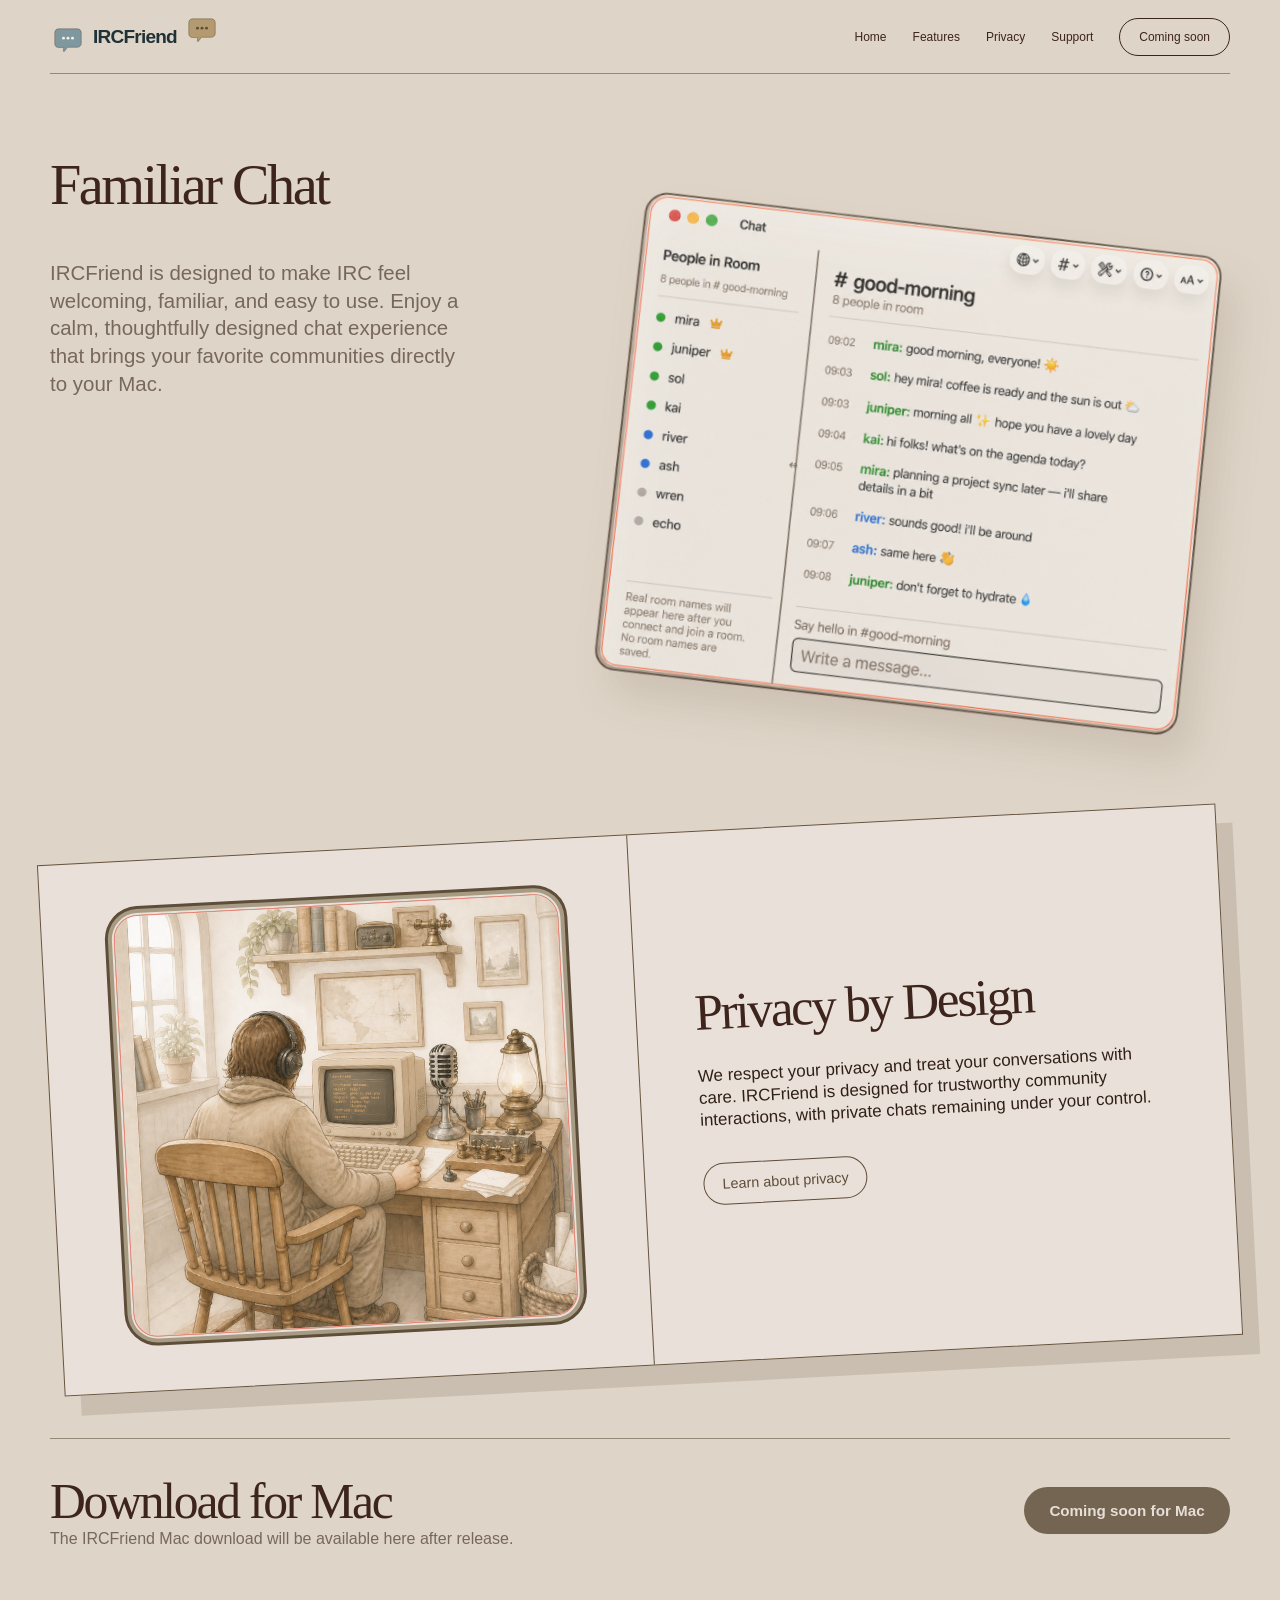
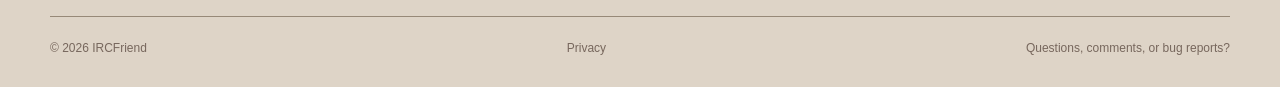
<file: index.html>
<!doctype html>
<html lang="en">
<head>
  <meta charset="utf-8">
  <meta name="viewport" content="width=device-width, initial-scale=1">
  <meta name="description" content="IRCFriend is a warm, familiar IRC client for Mac.">
  <title>IRCFriend — Familiar Chat</title>
  <link rel="stylesheet" href="home.css">
</head>
<body id="top">
  <header class="site-header">
    <a class="brand" href="#top" aria-label="IRCFriend home">
      <img class="brand-bubble brand-bubble-coral" src="images/title-bubble-coral.svg?v=muted" alt="">
      <span>IRCFriend</span>
      <img class="brand-bubble brand-bubble-gold" src="images/title-bubble-gold.svg?v=muted" alt="">
    </a>

    <nav class="site-nav" aria-label="Main navigation">
      <a href="#top">Home</a>
      <a href="features.html">Features</a>
      <a href="privacy.html">Privacy</a>
      <a href="support.html">Support</a>
      <a class="nav-button" href="#download">Coming soon</a>
    </nav>
  </header>

  <main>
    <section class="hero" aria-labelledby="hero-title">
      <div class="hero-copy">
        <h1 id="hero-title">Familiar Chat</h1>
        <p>
          IRCFriend is designed to make IRC feel welcoming, familiar, and easy to use.
          Enjoy a calm, thoughtfully designed chat experience that brings your favorite
          communities directly to your Mac.
        </p>
      </div>

      <figure class="hero-art">
        <img src="images/chat-window-transparent-final.png" alt="IRCFriend chat window with an open channel area">
      </figure>
    </section>

    <section class="privacy-card" id="privacy" aria-labelledby="privacy-title">
      <div class="privacy-image">
        <div class="privacy-photo">
          <img src="images/privacy-desk-crt.png" alt="IRCFriend chat and desk illustration">
        </div>
      </div>

      <div class="privacy-copy">
        <h2 id="privacy-title">Privacy by Design</h2>
        <p>
          We respect your privacy and treat your conversations with care. IRCFriend is
          designed for trustworthy community interactions, with private chats remaining
          under your control.
        </p>
        <a class="secondary-button" href="privacy.html">Learn about privacy</a>
      </div>
    </section>

    <section class="download-note" id="download" aria-labelledby="download-title">
      <div>
        <h2 id="download-title">Download for Mac</h2>
        <p>The IRCFriend Mac download will be available here after release.</p>
      </div>
      <div class="download-action">
        <span class="primary-button is-disabled" role="status">Coming soon for Mac</span>
      </div>
    </section>
  </main>

  <footer class="site-footer">
    <span>© 2026 IRCFriend</span>
    <a href="privacy.html">Privacy</a>
    <a href="support.html">Questions, comments, or bug reports?</a>
  </footer>
</body>
</html>
</file>
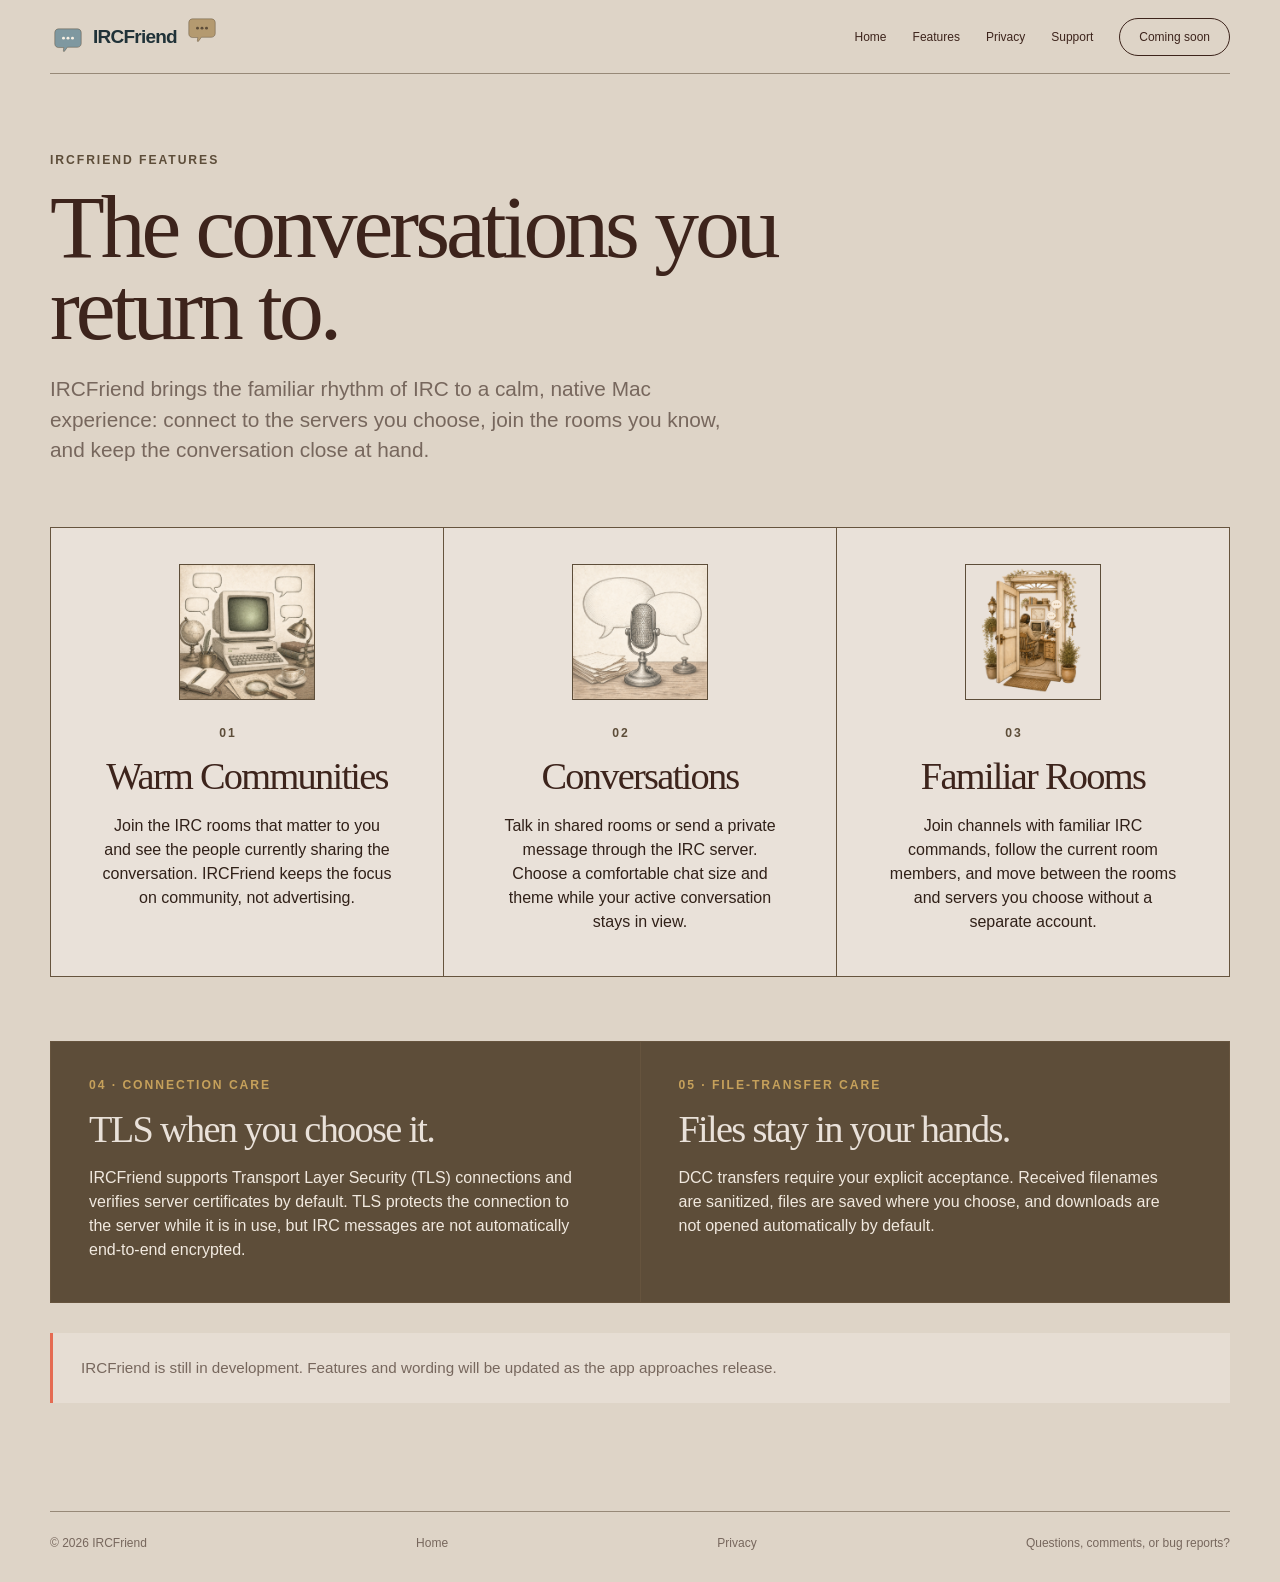
<file: features.html>
<!doctype html>
<html lang="en">
<head>
  <meta charset="utf-8">
  <meta name="viewport" content="width=device-width, initial-scale=1">
  <meta name="description" content="Explore IRCFriend’s warm communities, familiar rooms, private conversations, TLS support, and careful file-transfer design.">
  <title>Features — IRCFriend</title>
  <link rel="stylesheet" href="home.css">
  <link rel="stylesheet" href="features.css">
</head>
<body id="top">
  <header class="site-header">
    <a class="brand" href="index.html" aria-label="IRCFriend home">
      <img class="brand-bubble brand-bubble-coral" src="images/title-bubble-coral.svg" alt="">
      <span>IRCFriend</span>
      <img class="brand-bubble brand-bubble-gold" src="images/title-bubble-gold.svg" alt="">
    </a>

    <nav class="site-nav" aria-label="Main navigation">
      <a href="index.html">Home</a>
      <a href="features.html" aria-current="page">Features</a>
      <a href="privacy.html">Privacy</a>
      <a href="support.html">Support</a>
      <a class="nav-button" href="index.html#download">Coming soon</a>
    </nav>
  </header>

  <main class="features-page">
    <section class="features-intro" aria-labelledby="features-title">
      <p class="eyebrow">IRCFriend features</p>
      <h1 id="features-title">The conversations you return to.</h1>
      <p>
        IRCFriend brings the familiar rhythm of IRC to a calm, native Mac experience:
        connect to the servers you choose, join the rooms you know, and keep the
        conversation close at hand.
      </p>
    </section>

    <section class="feature-grid" aria-label="Core features">
      <article class="feature-card">
        <img class="feature-card-icon" src="images/warm-communities-crt-card-tone.png" alt="Vintage speech bubbles around a softly glowing CRT computer">
        <p class="eyebrow">01</p>
        <h2>Warm Communities</h2>
        <p>
          Join the IRC rooms that matter to you and see the people currently sharing
          the conversation. IRCFriend keeps the focus on community, not advertising.
        </p>
      </article>

      <article class="feature-card">
        <img class="feature-card-icon" src="images/conversations-antique-card-tone-light.png" alt="An antique microphone between two conversation bubbles">
        <p class="eyebrow">02</p>
        <h2>Conversations</h2>
        <p>
          Talk in shared rooms or send a private message through the IRC server. Choose
          a comfortable chat size and theme while your active conversation stays in view.
        </p>
      </article>

      <article class="feature-card">
        <img class="feature-card-icon" src="images/familiar-rooms-welcoming.png" alt="A welcoming vintage doorway opening onto an IRC desk and conversation bubbles">
        <p class="eyebrow">03</p>
        <h2>Familiar Rooms</h2>
        <p>
          Join channels with familiar IRC commands, follow the current room members,
          and move between the rooms and servers you choose without a separate account.
        </p>
      </article>
    </section>

    <section class="feature-details" aria-label="Safety and control features">
      <article class="feature-detail">
        <p class="eyebrow">04 · Connection care</p>
        <h2>TLS when you choose it.</h2>
        <p>
          IRCFriend supports Transport Layer Security (TLS) connections and verifies
          server certificates by default. TLS protects the connection to the server
          while it is in use, but IRC messages are not automatically end-to-end encrypted.
        </p>
      </article>

      <article class="feature-detail">
        <p class="eyebrow">05 · File-transfer care</p>
        <h2>Files stay in your hands.</h2>
        <p>
          DCC transfers require your explicit acceptance. Received filenames are
          sanitized, files are saved where you choose, and downloads are not opened
          automatically by default.
        </p>
      </article>
    </section>

    <p class="features-note">
      IRCFriend is still in development. Features and wording will be updated as the
      app approaches release.
    </p>
  </main>

  <footer class="site-footer">
    <span>© 2026 IRCFriend</span>
    <a href="index.html">Home</a>
    <a href="privacy.html">Privacy</a>
    <a href="support.html">Questions, comments, or bug reports?</a>
  </footer>
</body>
</html>
</file>
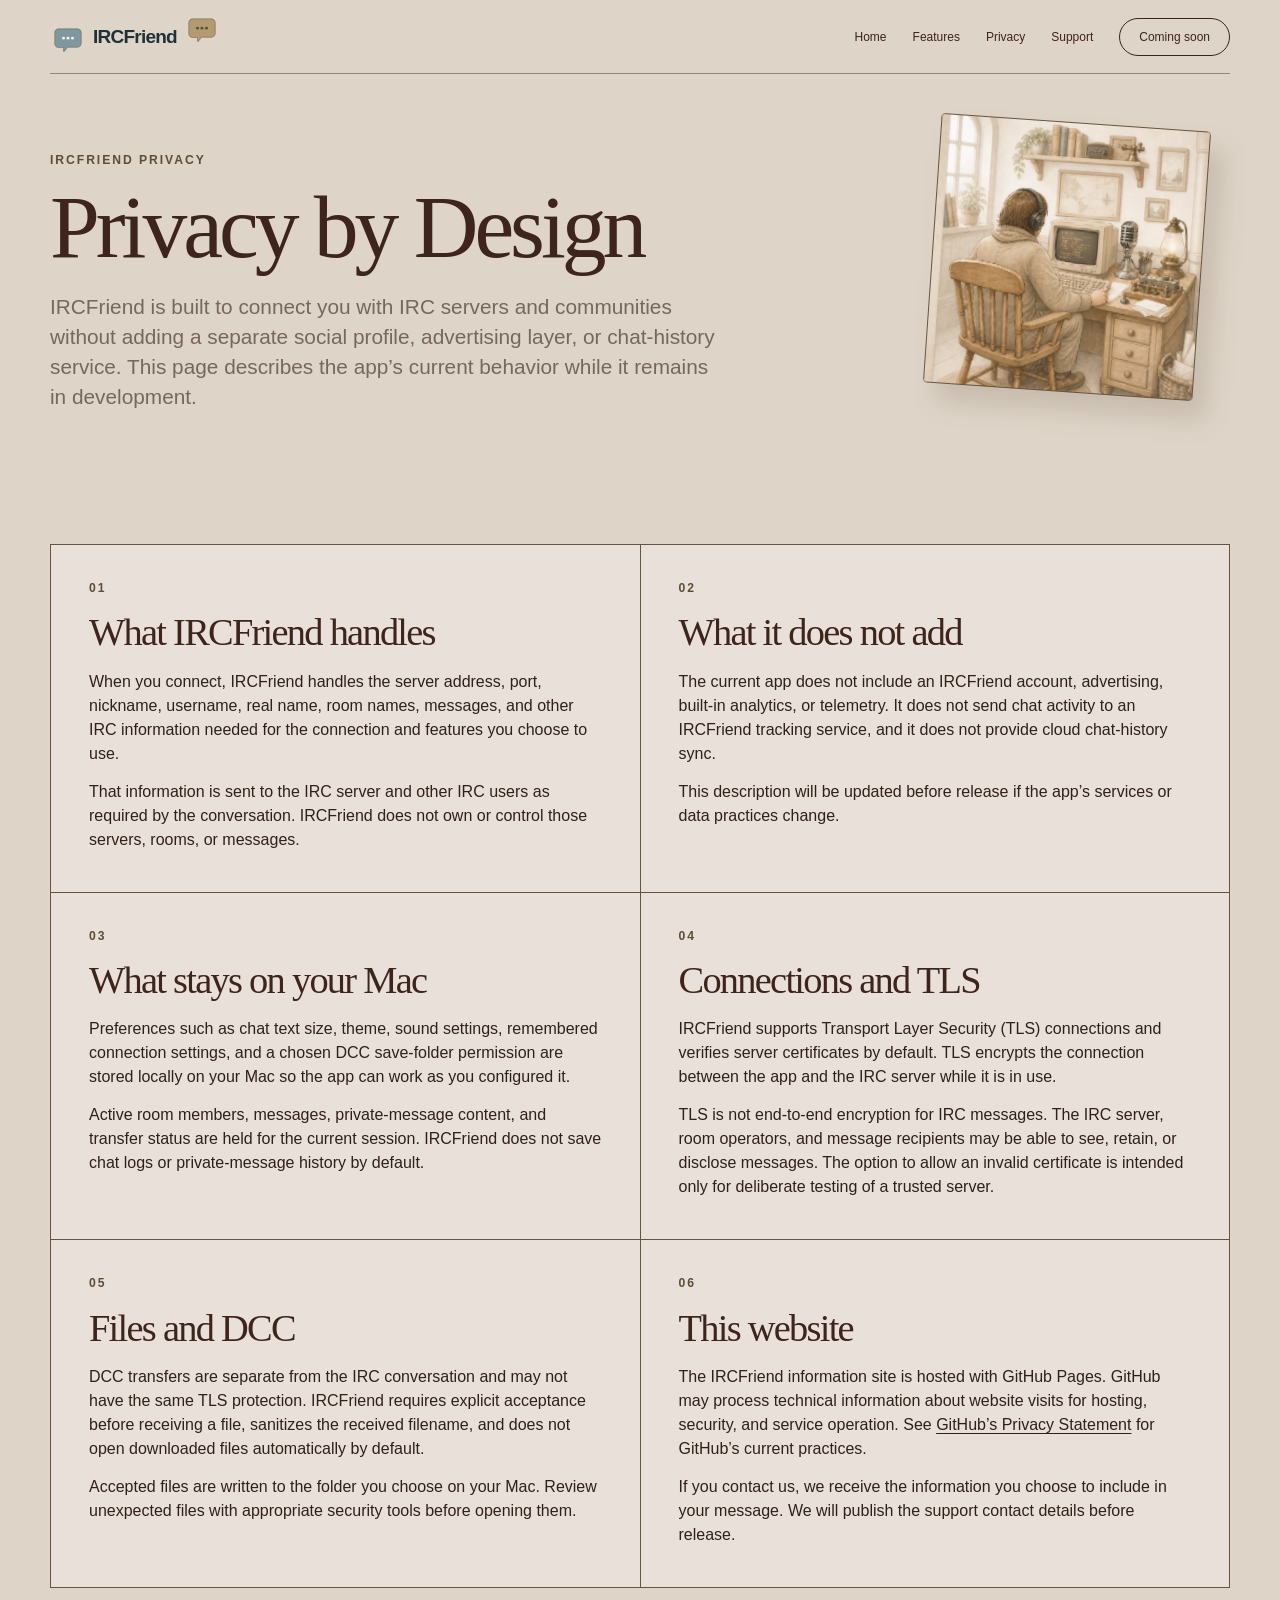
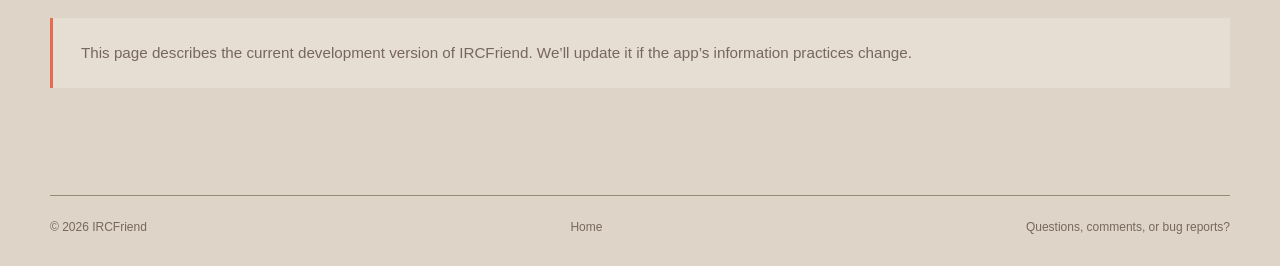
<file: privacy.html>
<!doctype html>
<html lang="en">
<head>
  <meta charset="utf-8">
  <meta name="viewport" content="width=device-width, initial-scale=1">
  <meta name="description" content="How IRCFriend handles information on your Mac and during IRC connections.">
  <title>Privacy by Design — IRCFriend</title>
  <link rel="stylesheet" href="home.css">
  <link rel="stylesheet" href="privacy.css">
</head>
<body id="top">
  <header class="site-header">
    <a class="brand" href="index.html" aria-label="IRCFriend home">
      <img class="brand-bubble brand-bubble-coral" src="images/title-bubble-coral.svg" alt="">
      <span>IRCFriend</span>
      <img class="brand-bubble brand-bubble-gold" src="images/title-bubble-gold.svg" alt="">
    </a>

    <nav class="site-nav" aria-label="Main navigation">
      <a href="index.html">Home</a>
      <a href="features.html">Features</a>
      <a href="privacy.html" aria-current="page">Privacy</a>
      <a href="support.html">Support</a>
      <a class="nav-button" href="index.html#download">Coming soon</a>
    </nav>
  </header>

  <main class="privacy-page">
    <section class="privacy-intro" aria-labelledby="privacy-title">
      <p class="eyebrow">IRCFriend privacy</p>
      <h1 id="privacy-title">Privacy by Design</h1>
      <p>
        IRCFriend is built to connect you with IRC servers and communities without
        adding a separate social profile, advertising layer, or chat-history service.
        This page describes the app’s current behavior while it remains in development.
      </p>
      <img class="privacy-intro-art" src="images/privacy-desk-crt.png" alt="A person using an IRCFriend CRT chat setup at a desk">
    </section>

    <div class="privacy-grid">
      <section class="privacy-section" aria-labelledby="handled-title">
        <p class="eyebrow">01</p>
        <h2 id="handled-title">What IRCFriend handles</h2>
        <p>
          When you connect, IRCFriend handles the server address, port, nickname,
          username, real name, room names, messages, and other IRC information needed
          for the connection and features you choose to use.
        </p>
        <p>
          That information is sent to the IRC server and other IRC users as required
          by the conversation. IRCFriend does not own or control those servers, rooms,
          or messages.
        </p>
      </section>

      <section class="privacy-section" aria-labelledby="not-title">
        <p class="eyebrow">02</p>
        <h2 id="not-title">What it does not add</h2>
        <p>
          The current app does not include an IRCFriend account, advertising, built-in
          analytics, or telemetry. It does not send chat activity to an IRCFriend
          tracking service, and it does not provide cloud chat-history sync.
        </p>
        <p>
          This description will be updated before release if the app’s services or
          data practices change.
        </p>
      </section>

      <section class="privacy-section" aria-labelledby="local-title">
        <p class="eyebrow">03</p>
        <h2 id="local-title">What stays on your Mac</h2>
        <p>
          Preferences such as chat text size, theme, sound settings, remembered
          connection settings, and a chosen DCC save-folder permission are stored
          locally on your Mac so the app can work as you configured it.
        </p>
        <p>
          Active room members, messages, private-message content, and transfer status
          are held for the current session. IRCFriend does not save chat logs or
          private-message history by default.
        </p>
      </section>

      <section class="privacy-section" aria-labelledby="network-title">
        <p class="eyebrow">04</p>
        <h2 id="network-title">Connections and TLS</h2>
        <p>
          IRCFriend supports Transport Layer Security (TLS) connections and verifies
          server certificates by default. TLS encrypts the connection between the app
          and the IRC server while it is in use.
        </p>
        <p>
          TLS is not end-to-end encryption for IRC messages. The IRC server, room
          operators, and message recipients may be able to see, retain, or disclose
          messages. The option to allow an invalid certificate is intended only for
          deliberate testing of a trusted server.
        </p>
      </section>

      <section class="privacy-section" aria-labelledby="files-title">
        <p class="eyebrow">05</p>
        <h2 id="files-title">Files and DCC</h2>
        <p>
          DCC transfers are separate from the IRC conversation and may not have the
          same TLS protection. IRCFriend requires explicit acceptance before receiving
          a file, sanitizes the received filename, and does not open downloaded files
          automatically by default.
        </p>
        <p>
          Accepted files are written to the folder you choose on your Mac. Review
          unexpected files with appropriate security tools before opening them.
        </p>
      </section>

      <section class="privacy-section" aria-labelledby="website-title">
        <p class="eyebrow">06</p>
        <h2 id="website-title">This website</h2>
        <p>
          The IRCFriend information site is hosted with GitHub Pages. GitHub may
          process technical information about website visits for hosting, security,
          and service operation. See
          <a href="https://docs.github.com/en/site-policy/privacy-policies/github-general-privacy-statement" rel="noopener">GitHub’s Privacy Statement</a>
          for GitHub’s current practices.
        </p>
        <p>
          If you contact us, we receive the information you choose to include in your
          message. We will publish the support contact details before release.
        </p>
      </section>
    </div>

    <p class="privacy-note">
      This page describes the current development version of IRCFriend. We’ll update
      it if the app’s information practices change.
    </p>
  </main>

  <footer class="site-footer">
    <span>© 2026 IRCFriend</span>
    <a href="index.html">Home</a>
    <a href="support.html">Questions, comments, or bug reports?</a>
  </footer>
</body>
</html>
</file>
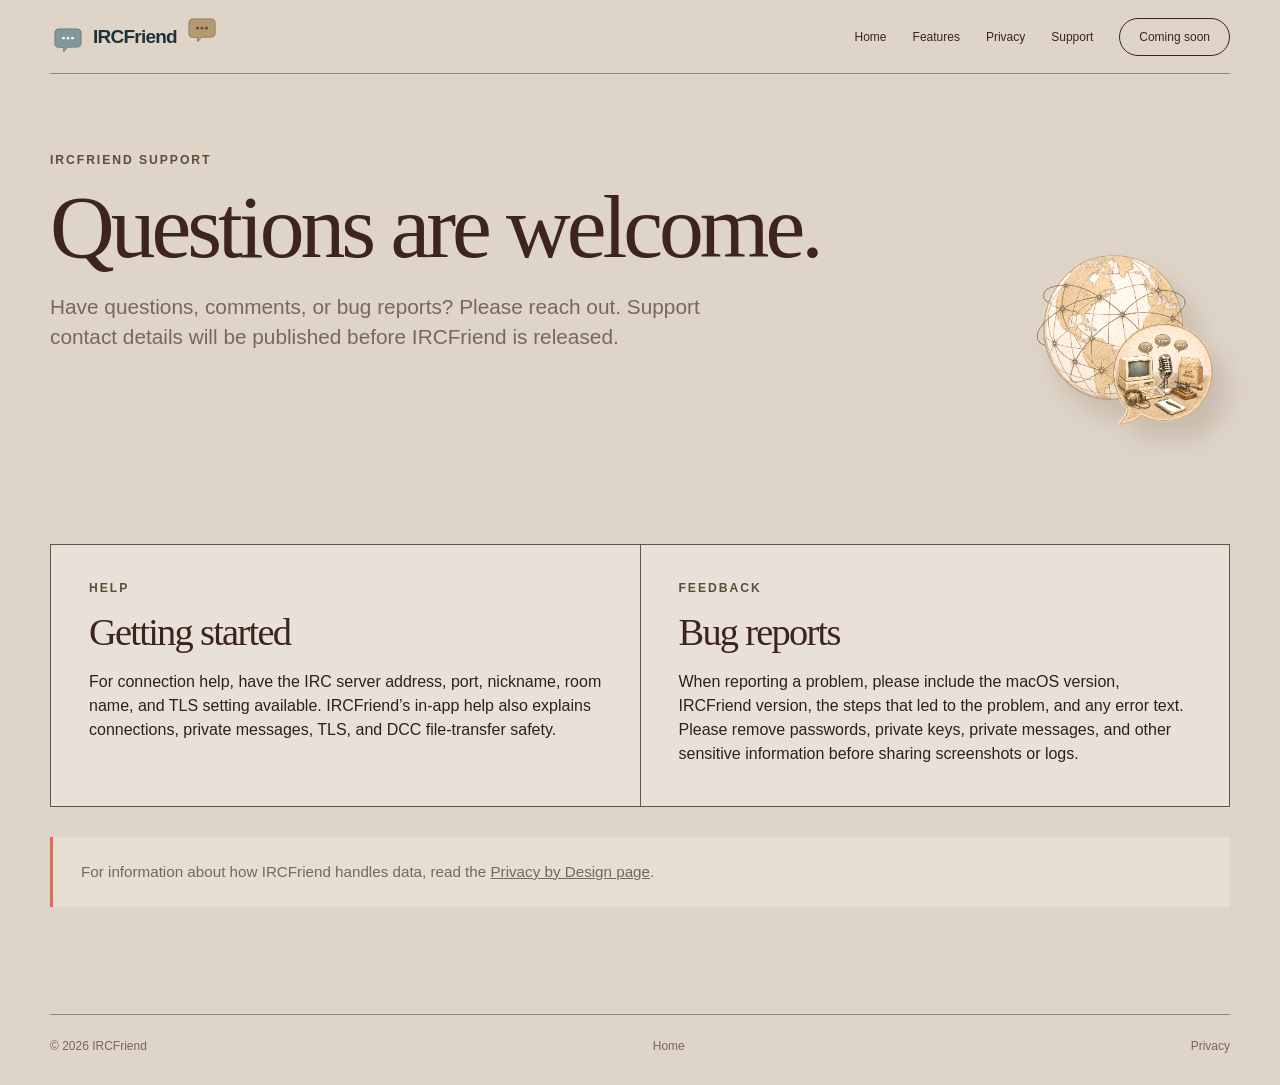
<file: support.html>
<!doctype html>
<html lang="en">
<head>
  <meta charset="utf-8">
  <meta name="viewport" content="width=device-width, initial-scale=1">
  <meta name="description" content="Support, comments, and bug reports for IRCFriend.">
  <title>Support — IRCFriend</title>
  <link rel="stylesheet" href="home.css">
  <link rel="stylesheet" href="privacy.css">
</head>
<body id="top">
  <header class="site-header">
    <a class="brand" href="index.html" aria-label="IRCFriend home">
      <img class="brand-bubble brand-bubble-coral" src="images/title-bubble-coral.svg" alt="">
      <span>IRCFriend</span>
      <img class="brand-bubble brand-bubble-gold" src="images/title-bubble-gold.svg" alt="">
    </a>

    <nav class="site-nav" aria-label="Main navigation">
      <a href="index.html">Home</a>
      <a href="features.html">Features</a>
      <a href="privacy.html">Privacy</a>
      <a href="support.html" aria-current="page">Support</a>
      <a class="nav-button" href="index.html#download">Coming soon</a>
    </nav>
  </header>

  <main class="privacy-page">
    <section class="privacy-intro" aria-labelledby="support-title">
      <p class="eyebrow">IRCFriend support</p>
      <h1 id="support-title">Questions are welcome.</h1>
      <p>
        Have questions, comments, or bug reports? Please reach out. Support contact
        details will be published before IRCFriend is released.
      </p>
        <img class="support-logo-art" src="images/ircfriend-logo-card-tone-computer-v4.png?v=1" alt="IRCFriend logo with a vintage computer and microphone">
    </section>

    <div class="privacy-grid">
      <section class="privacy-section" aria-labelledby="help-title">
        <p class="eyebrow">Help</p>
        <h2 id="help-title">Getting started</h2>
        <p>
          For connection help, have the IRC server address, port, nickname, room name,
          and TLS setting available. IRCFriend’s in-app help also explains connections,
          private messages, TLS, and DCC file-transfer safety.
        </p>
      </section>

      <section class="privacy-section" aria-labelledby="report-title">
        <p class="eyebrow">Feedback</p>
        <h2 id="report-title">Bug reports</h2>
        <p>
          When reporting a problem, please include the macOS version, IRCFriend version,
          the steps that led to the problem, and any error text. Please remove passwords,
          private keys, private messages, and other sensitive information before sharing
          screenshots or logs.
        </p>
      </section>
    </div>

    <p class="privacy-note">
      For information about how IRCFriend handles data, read the
      <a href="privacy.html">Privacy by Design page</a>.
    </p>
  </main>

  <footer class="site-footer">
    <span>© 2026 IRCFriend</span>
    <a href="index.html">Home</a>
    <a href="privacy.html">Privacy</a>
  </footer>
</body>
</html>
</file>
<file: home.css>
:root {
  --page: #ded4c7;
  --panel: #e9e1d9;
  --ink: #3d241c;
  --muted: #77675d;
  --brown: #5d4d39;
  --line: #66543e;
  --gold: #c6a15b;
  --gold-gray: #a79b83;
  --privacy-coral: #e98170;
  --coral: #e56b52;
  --blue: #2bb4c2;
  --bubble-green: #3e9b4b;
  --orange: #d8792b;
}

* { box-sizing: border-box; }
html { scroll-behavior: smooth; }
body {
  margin: 0;
  background: var(--page);
  color: var(--ink);
  font-family: Arial, Helvetica, sans-serif;
}
img { display: block; max-width: 100%; }
a { color: inherit; }

.site-header {
  width: min(1180px, calc(100% - 96px));
  min-height: 74px;
  margin: 0 auto;
  display: flex;
  align-items: center;
  justify-content: space-between;
  gap: 32px;
  border-bottom: 1px solid rgba(93, 77, 57, .55);
}
.brand {
  display: inline-flex;
  align-items: center;
  gap: 7px;
  color: #203238;
  font-size: 19px;
  font-weight: 700;
  letter-spacing: -.04em;
  text-decoration: none;
  white-space: nowrap;
}
.brand-bubble {
  width: 36px;
  height: 28px;
  flex: 0 0 auto;
  object-fit: contain;
}
.brand-bubble-coral { transform: translateY(5px); }
.brand-bubble-gold { transform: translateY(-5px); }
.site-nav { display: flex; align-items: center; gap: 26px; font-size: 12px; }
.site-nav a { text-decoration: none; }
.site-nav a:hover, .site-footer a:hover { text-decoration: underline; text-underline-offset: 4px; }
.nav-button { padding: 11px 19px; border: 1px solid var(--ink); border-radius: 999px; }

main { width: min(1180px, calc(100% - 96px)); margin: 0 auto; }
.hero {
  min-height: 760px;
  display: grid;
  grid-template-columns: minmax(260px, .8fr) minmax(0, 1.2fr);
  align-items: start;
  gap: 58px;
  padding: 84px 0 76px;
}
.hero-copy { max-width: 420px; }
h1, h2 { font-family: Baskerville, Georgia, "Times New Roman", serif; font-weight: 400; letter-spacing: -.045em; }
h1 { margin: 0 0 46px; font-size: clamp(2.7rem, 4.4vw, 4.25rem); line-height: .98; }
.hero-copy p {
  max-width: 410px;
  margin: 0;
  color: var(--muted);
  font-size: clamp(1rem, 1.6vw, 1.28rem);
  line-height: 1.35;
}
.hero-art {
  width: min(100%, 640px);
  margin: 54px 0 0 auto;
  transform: rotate(8deg);
  transform-origin: center;
  filter: drop-shadow(18px 24px 18px rgba(93, 77, 57, .18));
}
.hero-art img { width: 100%; opacity: .76; }

.privacy-card {
  display: grid;
  grid-template-columns: 1fr 1fr;
  min-height: 518px;
  margin-bottom: 72px;
  border: 1.5px solid var(--line);
  background: var(--panel);
  transform: rotate(-3deg);
  transform-origin: center;
  box-shadow: 16px 20px 0 rgba(93, 77, 57, .16);
}
.privacy-image {
  display: flex;
  align-items: center;
  justify-content: center;
  padding: 54px 72px;
}
.privacy-photo {
  width: 100%;
  border: 1px solid var(--privacy-coral);
  border-radius: 24px;
  overflow: hidden;
  box-shadow:
    0 0 0 2px var(--panel),
    0 0 0 6px var(--gold-gray),
    0 0 0 9px var(--brown);
}
.privacy-photo img {
  width: 100%;
  max-height: 420px;
  object-fit: cover;
  opacity: 1;
}
.privacy-copy {
  display: flex;
  flex-direction: column;
  align-items: flex-start;
  justify-content: center;
  padding: 54px 58px;
  border-left: 1px solid var(--line);
}
.privacy-copy h2 { margin: 0 0 28px; font-size: clamp(2.1rem, 4vw, 3.5rem); line-height: .98; }
.privacy-copy p { max-width: 480px; margin: 0 0 32px; color: #302018; font-size: 1.06rem; line-height: 1.3; }
.secondary-button {
  display: inline-block;
  padding: 12px 18px;
  border: 1px solid var(--brown);
  border-radius: 999px;
  color: var(--brown);
  font-size: .9rem;
  text-decoration: none;
}
.secondary-button:hover { background: rgba(93, 77, 57, .08); }

.download-note {
  display: grid;
  grid-template-columns: 1fr 1fr;
  align-items: center;
  gap: 30px;
  padding: 34px 0 68px;
  border-top: 1px solid rgba(93, 77, 57, .55);
}
.download-note h2 { margin: 0; font-size: clamp(2rem, 4vw, 3.1rem); }
.download-note p { margin: 0; color: var(--muted); font-size: 1rem; }
.download-action { justify-self: end; }
.primary-button {
  display: inline-flex;
  align-items: center;
  justify-content: center;
  min-width: 206px;
  padding: 15px 22px;
  border-radius: 999px;
  background: var(--brown);
  color: var(--panel);
  font-size: .95rem;
  font-weight: 700;
  text-align: center;
  text-decoration: none;
}
.primary-button.is-disabled { opacity: .82; }
.site-footer {
  width: min(1180px, calc(100% - 96px));
  margin: 0 auto;
  display: flex;
  justify-content: space-between;
  gap: 24px;
  padding: 24px 0 32px;
  border-top: 1px solid rgba(93, 77, 57, .55);
  color: var(--muted);
  font-size: 12px;
}
.site-footer a { text-decoration: none; }

@media (max-width: 820px) {
  .site-header, main, .site-footer { width: min(100% - 40px, 600px); }
  .site-header { min-height: 68px; }
  .site-nav { gap: 14px; }
  .hero { display: block; min-height: auto; padding: 62px 0 96px; }
  .hero-copy { max-width: 520px; }
  .hero-art { width: 94%; margin: 70px auto 18px; }
  .privacy-card { grid-template-columns: 1fr; }
  .privacy-copy { border-top: 1px solid var(--line); border-left: 0; }
  .download-note { grid-template-columns: 1fr; }
  .download-action { justify-self: start; }
}
@media (max-width: 520px) {
  .site-header { flex-wrap: wrap; padding: 12px 0 10px; }
  .brand { font-size: 17px; gap: 5px; }
  .brand-bubble { width: 31px; height: 24px; }
  .brand-bubble-coral { transform: translateY(4px); }
  .brand-bubble-gold { transform: translateY(-4px); }
  .site-nav { width: 100%; justify-content: space-between; gap: 8px; order: 3; font-size: 11px; }
  .nav-button { padding: 9px 12px; }
  .hero-art { width: 106%; margin-left: -3%; }
  .privacy-image { padding: 28px; }
  .privacy-copy { padding: 38px 28px; }
  .site-footer { flex-direction: column; }
}
</file>
<file: features.css>
.features-page {
  padding: 78px 0 92px;
}

.features-intro {
  max-width: 780px;
  margin-bottom: 62px;
}

.features-intro .eyebrow,
.feature-card .eyebrow,
.feature-detail .eyebrow {
  margin: 0 0 16px;
  color: var(--brown);
  font-size: .76rem;
  font-weight: 700;
  letter-spacing: .16em;
  text-transform: uppercase;
}

.features-intro h1 {
  margin: 0 0 24px;
  font-size: clamp(3rem, 7vw, 6rem);
  line-height: .92;
}

.features-intro p {
  max-width: 700px;
  margin: 0;
  color: var(--muted);
  font-size: clamp(1.05rem, 1.8vw, 1.3rem);
  line-height: 1.45;
}

.feature-grid {
  display: grid;
  grid-template-columns: repeat(3, minmax(0, 1fr));
  gap: 1px;
  border: 1px solid var(--line);
  background: var(--line);
}

.feature-card {
  min-height: 410px;
  padding: 36px 32px 42px;
  background: var(--panel);
}

.feature-card-icon {
  width: 136px;
  height: 136px;
  margin: 0 auto 24px;
  object-fit: cover;
  border: 1px solid var(--brown);
}

.feature-card h2 {
  margin: 0 0 18px;
  font-size: clamp(1.8rem, 3vw, 2.7rem);
  line-height: .98;
  text-align: center;
}

.feature-card p {
  max-width: 290px;
  margin: 0 auto;
  color: #302018;
  font-size: 1rem;
  line-height: 1.5;
  text-align: center;
}

.feature-details {
  display: grid;
  grid-template-columns: repeat(2, minmax(0, 1fr));
  gap: 1px;
  margin-top: 64px;
  border: 1px solid var(--line);
  background: var(--line);
}

.feature-detail {
  min-height: 260px;
  padding: 34px 38px 40px;
  background: var(--brown);
  color: var(--panel);
}

.feature-detail .eyebrow { color: var(--gold); }
.feature-detail h2 {
  margin: 0 0 18px;
  color: var(--panel);
  font-size: clamp(1.8rem, 3vw, 2.65rem);
  line-height: 1;
}

.feature-detail p {
  max-width: 500px;
  margin: 0;
  color: #f1e9df;
  font-size: 1rem;
  line-height: 1.5;
}

.features-note {
  margin-top: 30px;
  padding: 24px 28px;
  border-left: 3px solid var(--coral);
  background: rgba(233, 225, 217, .72);
  color: var(--muted);
  font-size: .95rem;
  line-height: 1.45;
}

@media (max-width: 820px) {
  .features-page { padding: 56px 0 68px; }
  .features-intro { margin-bottom: 42px; }
  .feature-grid,
  .feature-details { grid-template-columns: 1fr; }
  .feature-card { min-height: 0; padding: 32px 26px 38px; }
  .feature-details { margin-top: 42px; }
  .feature-detail { min-height: 0; padding: 30px 26px 34px; }
}
</file>
<file: privacy.css>
.privacy-page {
  padding: 78px 0 92px;
}

.privacy-intro {
  position: relative;
  min-height: 330px;
  margin-bottom: 62px;
}

.privacy-intro .eyebrow,
.privacy-section .eyebrow {
  margin: 0 0 16px;
  color: var(--brown);
  font-size: .76rem;
  font-weight: 700;
  letter-spacing: .16em;
  text-transform: uppercase;
}

.privacy-intro h1 {
  margin: 0 0 24px;
  font-size: clamp(3.2rem, 7vw, 6.2rem);
  line-height: .92;
}

.privacy-intro p {
  max-width: 680px;
  margin: 0;
  color: var(--muted);
  font-size: clamp(1.05rem, 1.8vw, 1.3rem);
  line-height: 1.45;
}

.privacy-intro-art {
  position: absolute;
  top: -30px;
  right: 28px;
  width: clamp(200px, 24vw, 270px);
  border: 1px solid var(--line);
  border-radius: 4px;
  transform: rotate(4deg);
  filter: drop-shadow(14px 18px 12px rgba(93, 77, 57, .18));
}

.support-logo-art {
  position: absolute;
  top: 100px;
  right: 10px;
  width: 190px;
  opacity: 1 !important;
  filter: contrast(1.12) saturate(1.08) drop-shadow(14px 18px 12px rgba(93, 77, 57, .18));
}

.privacy-grid {
  display: grid;
  grid-template-columns: repeat(2, minmax(0, 1fr));
  gap: 1px;
  border: 1px solid var(--line);
  background: var(--line);
}

.privacy-section {
  min-height: 260px;
  padding: 34px 38px 40px;
  background: var(--panel);
}

.privacy-section h2 {
  margin: 0 0 18px;
  font-size: clamp(1.8rem, 3vw, 2.65rem);
  line-height: 1;
}

.privacy-section p {
  margin: 0 0 14px;
  color: #302018;
  font-size: 1rem;
  line-height: 1.5;
}

.privacy-section p:last-child { margin-bottom: 0; }
.privacy-section a { text-underline-offset: 3px; }

.privacy-note {
  margin-top: 30px;
  padding: 24px 28px;
  border-left: 3px solid var(--coral);
  background: rgba(233, 225, 217, .72);
  color: var(--muted);
  font-size: .95rem;
  line-height: 1.45;
}

@media (max-width: 900px) {
  .privacy-page { padding: 56px 0 68px; }
  .privacy-intro { min-height: 0; margin-bottom: 42px; }
  .privacy-intro-art {
    position: static;
    display: block;
    width: min(100%, 260px);
    margin: 36px auto 0;
    transform: rotate(3deg);
  }

  .support-logo-art {
    position: static;
    display: block;
    width: min(100%, 190px);
    margin: 36px auto 0;
  }
}

@media (max-width: 700px) {
  .privacy-grid { grid-template-columns: 1fr; }
  .privacy-section { min-height: 0; padding: 30px 26px 34px; }
}
</file>
